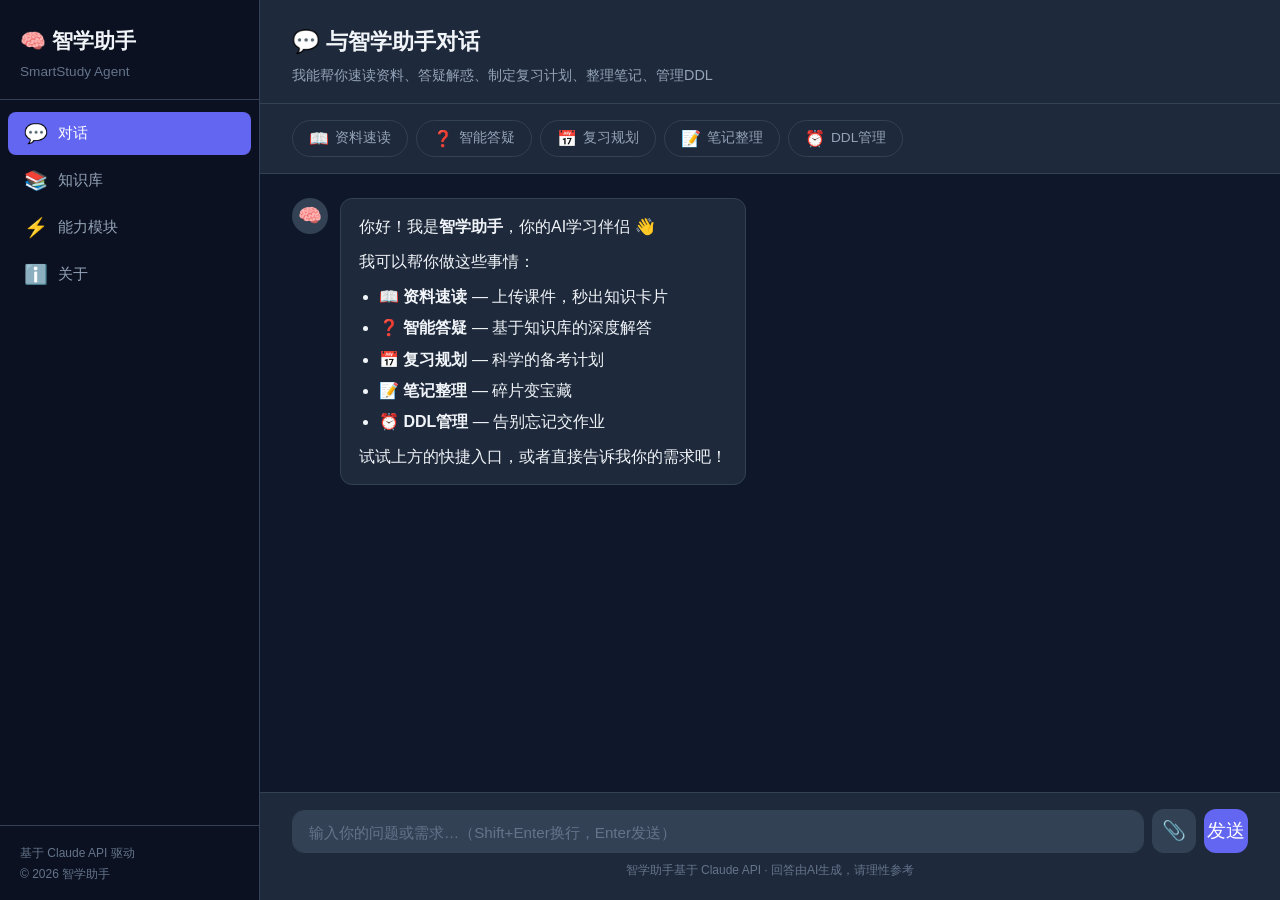
<file: web/index.html>
<!DOCTYPE html>
<html lang="zh-CN">
<head>
  <meta charset="UTF-8">
  <meta name="viewport" content="width=device-width, initial-scale=1.0">
  <title>智学助手 — SmartStudy Agent</title>
  <link rel="stylesheet" href="css/style.css">
</head>
<body>
  <div class="app-container">
    <!-- 侧边栏 -->
    <aside class="sidebar" id="sidebar">
      <div class="sidebar-header">
        <h1 class="logo">🧠 智学助手</h1>
        <p class="subtitle">SmartStudy Agent</p>
      </div>

      <nav class="nav-menu">
        <button class="nav-item active" data-view="chat">
          <span class="nav-icon">💬</span>
          <span>对话</span>
        </button>
        <button class="nav-item" data-view="kb">
          <span class="nav-icon">📚</span>
          <span>知识库</span>
        </button>
        <button class="nav-item" data-view="skills">
          <span class="nav-icon">⚡</span>
          <span>能力模块</span>
        </button>
        <button class="nav-item" data-view="about">
          <span class="nav-icon">ℹ️</span>
          <span>关于</span>
        </button>
      </nav>

      <div class="sidebar-footer">
        <p>基于 Claude API 驱动</p>
        <p>© 2026 智学助手</p>
      </div>
    </aside>

    <!-- 主内容区 -->
    <main class="main-content">
      <!-- 对话视图 -->
      <div class="view active" id="view-chat">
        <div class="chat-header">
          <h2>💬 与智学助手对话</h2>
          <p>我能帮你速读资料、答疑解惑、制定复习计划、整理笔记、管理DDL</p>
        </div>

        <!-- 快捷入口 -->
        <div class="quick-actions" id="quickActions">
          <button class="quick-btn" data-prompt="帮我总结一下这份课件的重点内容">
            <span class="quick-icon">📖</span>
            <span>资料速读</span>
          </button>
          <button class="quick-btn" data-prompt="什么是简谐振动？请用简单的方式解释">
            <span class="quick-icon">❓</span>
            <span>智能答疑</span>
          </button>
          <button class="quick-btn" data-prompt="帮我制定大学物理（上）的两周复习计划">
            <span class="quick-icon">📅</span>
            <span>复习规划</span>
          </button>
          <button class="quick-btn" data-prompt="帮我整理以下课堂笔记：">
            <span class="quick-icon">📝</span>
            <span>笔记整理</span>
          </button>
          <button class="quick-btn" data-prompt="我有哪些即将到期的DDL">
            <span class="quick-icon">⏰</span>
            <span>DDL管理</span>
          </button>
        </div>

        <!-- 消息区 -->
        <div class="chat-messages" id="chatMessages">
          <div class="message agent">
            <div class="message-avatar">🧠</div>
            <div class="message-content">
              <p>你好！我是<b>智学助手</b>，你的AI学习伴侣 👋</p>
              <p>我可以帮你做这些事情：</p>
              <ul>
                <li>📖 <b>资料速读</b> — 上传课件，秒出知识卡片</li>
                <li>❓ <b>智能答疑</b> — 基于知识库的深度解答</li>
                <li>📅 <b>复习规划</b> — 科学的备考计划</li>
                <li>📝 <b>笔记整理</b> — 碎片变宝藏</li>
                <li>⏰ <b>DDL管理</b> — 告别忘记交作业</li>
              </ul>
              <p>试试上方的快捷入口，或者直接告诉我你的需求吧！</p>
            </div>
          </div>
        </div>

        <!-- 输入区 -->
        <div class="chat-input-area">
          <div class="input-row">
            <textarea id="chatInput" placeholder="输入你的问题或需求…（Shift+Enter换行，Enter发送）" rows="1"></textarea>
            <button class="attach-btn" id="attachBtn" title="上传文件">📎</button>
            <input type="file" id="fileInput" hidden accept=".pdf,.pptx,.docx,.md,.txt">
            <button class="send-btn" id="sendBtn">发送</button>
          </div>
          <p class="input-hint">智学助手基于 Claude API · 回答由AI生成，请理性参考</p>
        </div>
      </div>

      <!-- 知识库视图 -->
      <div class="view" id="view-kb">
        <div class="kb-header">
          <h2>📚 课程知识库</h2>
          <p>结构化知识卡片，支持检索和浏览</p>
        </div>
        <div class="kb-search">
          <input type="text" id="kbSearchInput" placeholder="搜索知识点…">
          <span class="search-icon">🔍</span>
        </div>
        <div class="kb-layout">
          <div class="kb-tree" id="kbTree">
            <!-- JS动态生成 -->
          </div>
          <div class="kb-detail" id="kbDetail">
            <div class="kb-placeholder">
              <p>👈 选择左侧的知识点查看详情</p>
            </div>
          </div>
        </div>
      </div>

      <!-- 能力模块视图 -->
      <div class="view" id="view-skills">
        <h2>⚡ 五大能力模块</h2>
        <div class="skills-grid">
          <div class="skill-card">
            <div class="skill-card-header">
              <span class="skill-icon">📖</span>
              <h3>资料速读</h3>
              <span class="skill-badge">Speed Read</span>
            </div>
            <p>上传课件/论文/教材，自动提取知识点、生成层次化摘要和知识卡片。支持PDF/PPTX/DOCX等格式。</p>
            <div class="skill-tags">
              <span>结构识别</span><span>概念提取</span><span>关系建模</span><span>摘要生成</span>
            </div>
          </div>

          <div class="skill-card">
            <div class="skill-card-header">
              <span class="skill-icon">❓</span>
              <h3>智能答疑</h3>
              <span class="skill-badge">Smart QA</span>
            </div>
            <p>基于课程知识库进行分层解答：简要回答 → 详细推导 → 延伸思考。引导式教学，不只给答案。</p>
            <div class="skill-tags">
              <span>知识检索</span><span>CoT推理</span><span>分层回答</span><span>知识溯源</span>
            </div>
          </div>

          <div class="skill-card">
            <div class="skill-card-header">
              <span class="skill-icon">📅</span>
              <h3>复习规划</h3>
              <span class="skill-badge">Review Planner</span>
            </div>
            <p>根据课程知识体系、考试时间和掌握程度，自动生成四阶段科学复习计划，支持自适应调整。</p>
            <div class="skill-tags">
              <span>时间分配</span><span>优先级排序</span><span>阶段规划</span><span>自适应调整</span>
            </div>
          </div>

          <div class="skill-card">
            <div class="skill-card-header">
              <span class="skill-icon">📝</span>
              <h3>笔记整理</h3>
              <span class="skill-badge">Note Organizer</span>
            </div>
            <p>将零散笔记转化为结构化Markdown笔记和Anki风格闪卡。去重、归类、补全、关联一步到位。</p>
            <div class="skill-tags">
              <span>去重归并</span><span>主题分类</span><span>结构化</span><span>闪卡生成</span>
            </div>
          </div>

          <div class="skill-card">
            <div class="skill-card-header">
              <span class="skill-icon">⏰</span>
              <h3>DDL管理</h3>
              <span class="skill-badge">DDL Tracker</span>
            </div>
            <p>追踪作业和考试截止日期，生成时间线视图，冲突检测，智能优先级排序，绝不漏掉一个DDL。</p>
            <div class="skill-tags">
              <span>时间线</span><span>优先级</span><span>冲突检测</span><span>智能提醒</span>
            </div>
          </div>
        </div>
      </div>

      <!-- 关于视图 -->
      <div class="view" id="view-about">
        <h2>ℹ️ 关于智学助手</h2>
        <div class="about-content">
          <div class="about-section">
            <h3>项目背景</h3>
            <p>智学助手是《人工智能导论》课程设计项目，选择"学习辅助与日常效率类 Agent/Skill"方向，以《大学物理（上）》为示范课程构建知识库，面向大学生打造的多功能AI学习伴侣。</p>
          </div>
          <div class="about-section">
            <h3>技术架构</h3>
            <table class="about-table">
              <tr><td>LLM 基座</td><td>Claude API (Fable 5)</td></tr>
              <tr><td>智能体框架</td><td>Claude Code Agent + Skill</td></tr>
              <tr><td>知识库</td><td>Markdown + JSON 结构化存储</td></tr>
              <tr><td>记忆模块</td><td>JSON 文件 + 对话历史</td></tr>
              <tr><td>Web 界面</td><td>纯静态 HTML/CSS/JS</td></tr>
            </table>
          </div>
          <div class="about-section">
            <h3>设计特征</h3>
            <ul>
              <li>🧠 <b>自主感知</b>：接收文件/问题/日期，自动理解意图</li>
              <li>🔧 <b>工具调用</b>：搜索、文件处理、知识库检索、日历管理</li>
              <li>📋 <b>规划决策</b>：根据目标自动拆解任务并执行</li>
              <li>💾 <b>记忆能力</b>：学习进度、薄弱点、历史对话持久化</li>
              <li>🗣️ <b>自然交互</b>：对话式交互，支持Web和CLI</li>
            </ul>
          </div>
        </div>
      </div>
    </main>
  </div>

  <script src="js/kb-browser.js"></script>
  <script src="js/chat.js"></script>
  <script src="js/app.js"></script>
</body>
</html>
</file>
<file: web/css/style.css>
/* ========================================
   智学助手 SmartStudy Agent — 主样式表
   ======================================== */

/* ===== CSS Variables ===== */
:root {
  --bg-primary: #0f172a;
  --bg-secondary: #1e293b;
  --bg-sidebar: #0b1120;
  --bg-card: #1e293b;
  --bg-input: #334155;
  --bg-hover: #334155;
  --text-primary: #f1f5f9;
  --text-secondary: #94a3b8;
  --text-muted: #64748b;
  --accent: #6366f1;
  --accent-hover: #818cf8;
  --accent-glow: rgba(99, 102, 241, 0.3);
  --border: #334155;
  --border-light: #475569;
  --success: #22c55e;
  --warning: #f59e0b;
  --danger: #ef4444;
  --radius: 12px;
  --radius-sm: 8px;
  --shadow: 0 4px 24px rgba(0, 0, 0, 0.3);
  --transition: 0.2s ease;
}

/* ===== Reset ===== */
*, *::before, *::after {
  margin: 0;
  padding: 0;
  box-sizing: border-box;
}

body {
  font-family: -apple-system, BlinkMacSystemFont, "Segoe UI", "PingFang SC", "Microsoft YaHei", sans-serif;
  background: var(--bg-primary);
  color: var(--text-primary);
  line-height: 1.6;
  height: 100vh;
  overflow: hidden;
}

/* ===== Layout ===== */
.app-container {
  display: flex;
  height: 100vh;
}

/* ===== Sidebar ===== */
.sidebar {
  width: 260px;
  background: var(--bg-sidebar);
  display: flex;
  flex-direction: column;
  border-right: 1px solid var(--border);
  flex-shrink: 0;
}

.sidebar-header {
  padding: 24px 20px 16px;
  border-bottom: 1px solid var(--border);
}

.logo {
  font-size: 1.3rem;
  font-weight: 700;
  color: var(--text-primary);
}

.subtitle {
  font-size: 0.85rem;
  color: var(--text-muted);
  margin-top: 4px;
}

.nav-menu {
  flex: 1;
  padding: 12px 8px;
  display: flex;
  flex-direction: column;
  gap: 4px;
}

.nav-item {
  display: flex;
  align-items: center;
  gap: 10px;
  padding: 10px 16px;
  border: none;
  background: transparent;
  color: var(--text-secondary);
  font-size: 0.95rem;
  border-radius: var(--radius-sm);
  cursor: pointer;
  transition: var(--transition);
  text-align: left;
  width: 100%;
}

.nav-item:hover {
  background: var(--bg-hover);
  color: var(--text-primary);
}

.nav-item.active {
  background: var(--accent);
  color: white;
}

.nav-icon {
  font-size: 1.2rem;
  width: 24px;
  text-align: center;
}

.sidebar-footer {
  padding: 16px 20px;
  border-top: 1px solid var(--border);
  font-size: 0.75rem;
  color: var(--text-muted);
}

.sidebar-footer p {
  margin-top: 2px;
}

/* ===== Main Content ===== */
.main-content {
  flex: 1;
  overflow: hidden;
  display: flex;
  flex-direction: column;
}

.view {
  display: none;
  flex-direction: column;
  height: 100%;
  overflow-y: auto;
  padding: 32px;
}

.view.active {
  display: flex;
}

/* ===== Chat View ===== */
#view-chat {
  padding: 0;
}

.chat-header {
  padding: 24px 32px 16px;
  border-bottom: 1px solid var(--border);
  background: var(--bg-secondary);
}

.chat-header h2 {
  font-size: 1.4rem;
}

.chat-header p {
  color: var(--text-secondary);
  font-size: 0.9rem;
  margin-top: 4px;
}

/* Quick Actions */
.quick-actions {
  display: flex;
  gap: 8px;
  padding: 16px 32px;
  overflow-x: auto;
  background: var(--bg-secondary);
  border-bottom: 1px solid var(--border);
}

.quick-btn {
  display: flex;
  align-items: center;
  gap: 6px;
  padding: 8px 16px;
  border: 1px solid var(--border);
  background: var(--bg-card);
  color: var(--text-secondary);
  border-radius: 20px;
  cursor: pointer;
  font-size: 0.85rem;
  white-space: nowrap;
  transition: var(--transition);
}

.quick-btn:hover {
  border-color: var(--accent);
  color: var(--accent-hover);
  background: var(--accent-glow);
}

.quick-icon {
  font-size: 1rem;
}

/* Chat Messages */
.chat-messages {
  flex: 1;
  overflow-y: auto;
  padding: 24px 32px;
  display: flex;
  flex-direction: column;
  gap: 16px;
}

.message {
  display: flex;
  gap: 12px;
  max-width: 85%;
  animation: fadeIn 0.3s ease;
}

@keyframes fadeIn {
  from { opacity: 0; transform: translateY(8px); }
  to { opacity: 1; transform: translateY(0); }
}

.message.user {
  align-self: flex-end;
  flex-direction: row-reverse;
}

.message-avatar {
  width: 36px;
  height: 36px;
  border-radius: 50%;
  display: flex;
  align-items: center;
  justify-content: center;
  font-size: 1.2rem;
  flex-shrink: 0;
  background: var(--bg-input);
}

.message.user .message-avatar {
  background: var(--accent);
}

.message-content {
  background: var(--bg-card);
  padding: 14px 18px;
  border-radius: var(--radius);
  border: 1px solid var(--border);
  line-height: 1.7;
}

.message.user .message-content {
  background: var(--accent);
  border-color: var(--accent);
}

.message-content p {
  margin-bottom: 8px;
}

.message-content p:last-child {
  margin-bottom: 0;
}

.message-content ul, .message-content ol {
  padding-left: 20px;
  margin-bottom: 8px;
}

.message-content li {
  margin-bottom: 4px;
}

.message-content table {
  width: 100%;
  border-collapse: collapse;
  margin: 8px 0;
  font-size: 0.9rem;
}

.message-content th, .message-content td {
  border: 1px solid var(--border);
  padding: 8px 12px;
  text-align: left;
}

.message-content th {
  background: var(--bg-input);
  font-weight: 600;
}

.message-content code {
  background: var(--bg-input);
  padding: 2px 6px;
  border-radius: 4px;
  font-size: 0.9em;
}

.message-content pre {
  background: var(--bg-primary);
  padding: 12px;
  border-radius: var(--radius-sm);
  overflow-x: auto;
  margin: 8px 0;
}

.message-content pre code {
  background: none;
  padding: 0;
}

/* Chat Input */
.chat-input-area {
  padding: 16px 32px 20px;
  border-top: 1px solid var(--border);
  background: var(--bg-secondary);
}

.input-row {
  display: flex;
  gap: 8px;
  align-items: flex-end;
}

#chatInput {
  flex: 1;
  padding: 12px 16px;
  background: var(--bg-input);
  border: 1px solid var(--border);
  border-radius: var(--radius);
  color: var(--text-primary);
  font-size: 0.95rem;
  font-family: inherit;
  resize: none;
  outline: none;
  transition: var(--transition);
  max-height: 150px;
}

#chatInput:focus {
  border-color: var(--accent);
  box-shadow: 0 0 0 3px var(--accent-glow);
}

#chatInput::placeholder {
  color: var(--text-muted);
}

.attach-btn, .send-btn {
  width: 44px;
  height: 44px;
  border: none;
  border-radius: var(--radius);
  cursor: pointer;
  font-size: 1.2rem;
  transition: var(--transition);
  display: flex;
  align-items: center;
  justify-content: center;
}

.attach-btn {
  background: var(--bg-input);
  color: var(--text-secondary);
}

.attach-btn:hover {
  background: var(--bg-hover);
  color: var(--text-primary);
}

.send-btn {
  background: var(--accent);
  color: white;
}

.send-btn:hover {
  background: var(--accent-hover);
}

.input-hint {
  font-size: 0.75rem;
  color: var(--text-muted);
  margin-top: 8px;
  text-align: center;
}

/* ===== Knowledge Base View ===== */
.kb-header {
  margin-bottom: 20px;
}

.kb-header h2 {
  font-size: 1.5rem;
}

.kb-header p {
  color: var(--text-secondary);
  margin-top: 4px;
}

.kb-search {
  position: relative;
  margin-bottom: 20px;
}

#kbSearchInput {
  width: 100%;
  padding: 12px 16px 12px 44px;
  background: var(--bg-input);
  border: 1px solid var(--border);
  border-radius: var(--radius);
  color: var(--text-primary);
  font-size: 0.95rem;
  outline: none;
  transition: var(--transition);
}

#kbSearchInput:focus {
  border-color: var(--accent);
}

.search-icon {
  position: absolute;
  left: 14px;
  top: 50%;
  transform: translateY(-50%);
  font-size: 1.1rem;
}

.kb-layout {
  display: flex;
  gap: 20px;
  flex: 1;
  overflow: hidden;
}

.kb-tree {
  width: 300px;
  flex-shrink: 0;
  overflow-y: auto;
  background: var(--bg-card);
  border-radius: var(--radius);
  border: 1px solid var(--border);
  padding: 12px;
}

.kb-tree-item {
  padding: 8px 12px;
  cursor: pointer;
  border-radius: var(--radius-sm);
  color: var(--text-secondary);
  font-size: 0.9rem;
  transition: var(--transition);
}

.kb-tree-item:hover {
  background: var(--bg-hover);
  color: var(--text-primary);
}

.kb-tree-item.active {
  background: var(--accent);
  color: white;
}

.kb-tree-item.chapter {
  font-weight: 600;
  color: var(--text-primary);
  margin-top: 8px;
}

.kb-tree-item.chapter:first-child {
  margin-top: 0;
}

.kb-detail {
  flex: 1;
  overflow-y: auto;
  background: var(--bg-card);
  border-radius: var(--radius);
  border: 1px solid var(--border);
  padding: 24px;
}

.kb-placeholder {
  display: flex;
  align-items: center;
  justify-content: center;
  height: 100%;
  color: var(--text-muted);
}

.kb-detail-content h3 {
  font-size: 1.3rem;
  margin-bottom: 12px;
  color: var(--accent-hover);
}

.kb-detail-content .field {
  margin-bottom: 12px;
}

.kb-detail-content .field-label {
  font-weight: 600;
  color: var(--text-secondary);
  font-size: 0.85rem;
  margin-bottom: 4px;
}

.kb-detail-content .field-value {
  color: var(--text-primary);
}

.kb-detail-content .badge {
  display: inline-block;
  padding: 2px 10px;
  border-radius: 12px;
  font-size: 0.8rem;
  margin-right: 4px;
}

.badge-easy { background: #166534; color: #22c55e; }
.badge-medium { background: #78350f; color: #f59e0b; }
.badge-hard { background: #7f1d1d; color: #ef4444; }

/* ===== Skills View ===== */
.skills-grid {
  display: grid;
  grid-template-columns: repeat(auto-fill, minmax(340px, 1fr));
  gap: 20px;
  margin-top: 20px;
}

.skill-card {
  background: var(--bg-card);
  border: 1px solid var(--border);
  border-radius: var(--radius);
  padding: 24px;
  transition: var(--transition);
}

.skill-card:hover {
  border-color: var(--accent);
  box-shadow: 0 0 20px var(--accent-glow);
}

.skill-card-header {
  display: flex;
  align-items: center;
  gap: 12px;
  margin-bottom: 12px;
}

.skill-icon {
  font-size: 2rem;
}

.skill-card-header h3 {
  font-size: 1.2rem;
  flex: 1;
}

.skill-badge {
  font-size: 0.75rem;
  color: var(--text-muted);
  padding: 2px 8px;
  background: var(--bg-input);
  border-radius: 10px;
}

.skill-card p {
  color: var(--text-secondary);
  font-size: 0.9rem;
  margin-bottom: 12px;
}

.skill-tags {
  display: flex;
  flex-wrap: wrap;
  gap: 6px;
}

.skill-tags span {
  font-size: 0.8rem;
  padding: 4px 10px;
  background: var(--bg-input);
  border-radius: 14px;
  color: var(--accent-hover);
}

/* ===== About View ===== */
.about-content {
  max-width: 800px;
  margin-top: 20px;
}

.about-section {
  background: var(--bg-card);
  border: 1px solid var(--border);
  border-radius: var(--radius);
  padding: 24px;
  margin-bottom: 16px;
}

.about-section h3 {
  margin-bottom: 12px;
  color: var(--accent-hover);
}

.about-section p {
  color: var(--text-secondary);
  line-height: 1.8;
}

.about-section ul {
  padding-left: 20px;
  color: var(--text-secondary);
}

.about-section li {
  margin-bottom: 8px;
  line-height: 1.8;
}

.about-table {
  width: 100%;
  border-collapse: collapse;
}

.about-table td {
  padding: 10px 16px;
  border-bottom: 1px solid var(--border);
}

.about-table td:first-child {
  font-weight: 600;
  color: var(--text-primary);
  width: 140px;
}

.about-table td:last-child {
  color: var(--text-secondary);
}

/* ===== Scrollbar ===== */
::-webkit-scrollbar {
  width: 6px;
  height: 6px;
}

::-webkit-scrollbar-track {
  background: transparent;
}

::-webkit-scrollbar-thumb {
  background: var(--border-light);
  border-radius: 3px;
}

::-webkit-scrollbar-thumb:hover {
  background: var(--text-muted);
}

/* ===== Responsive ===== */
@media (max-width: 768px) {
  .sidebar {
    width: 60px;
  }

  .sidebar .logo,
  .sidebar .subtitle,
  .sidebar .nav-item span:not(.nav-icon),
  .sidebar-footer {
    display: none;
  }

  .nav-item {
    justify-content: center;
    padding: 12px;
  }

  .skills-grid {
    grid-template-columns: 1fr;
  }

  .kb-layout {
    flex-direction: column;
  }

  .kb-tree {
    width: 100%;
    max-height: 200px;
  }

  .message {
    max-width: 95%;
  }
}
</file>
